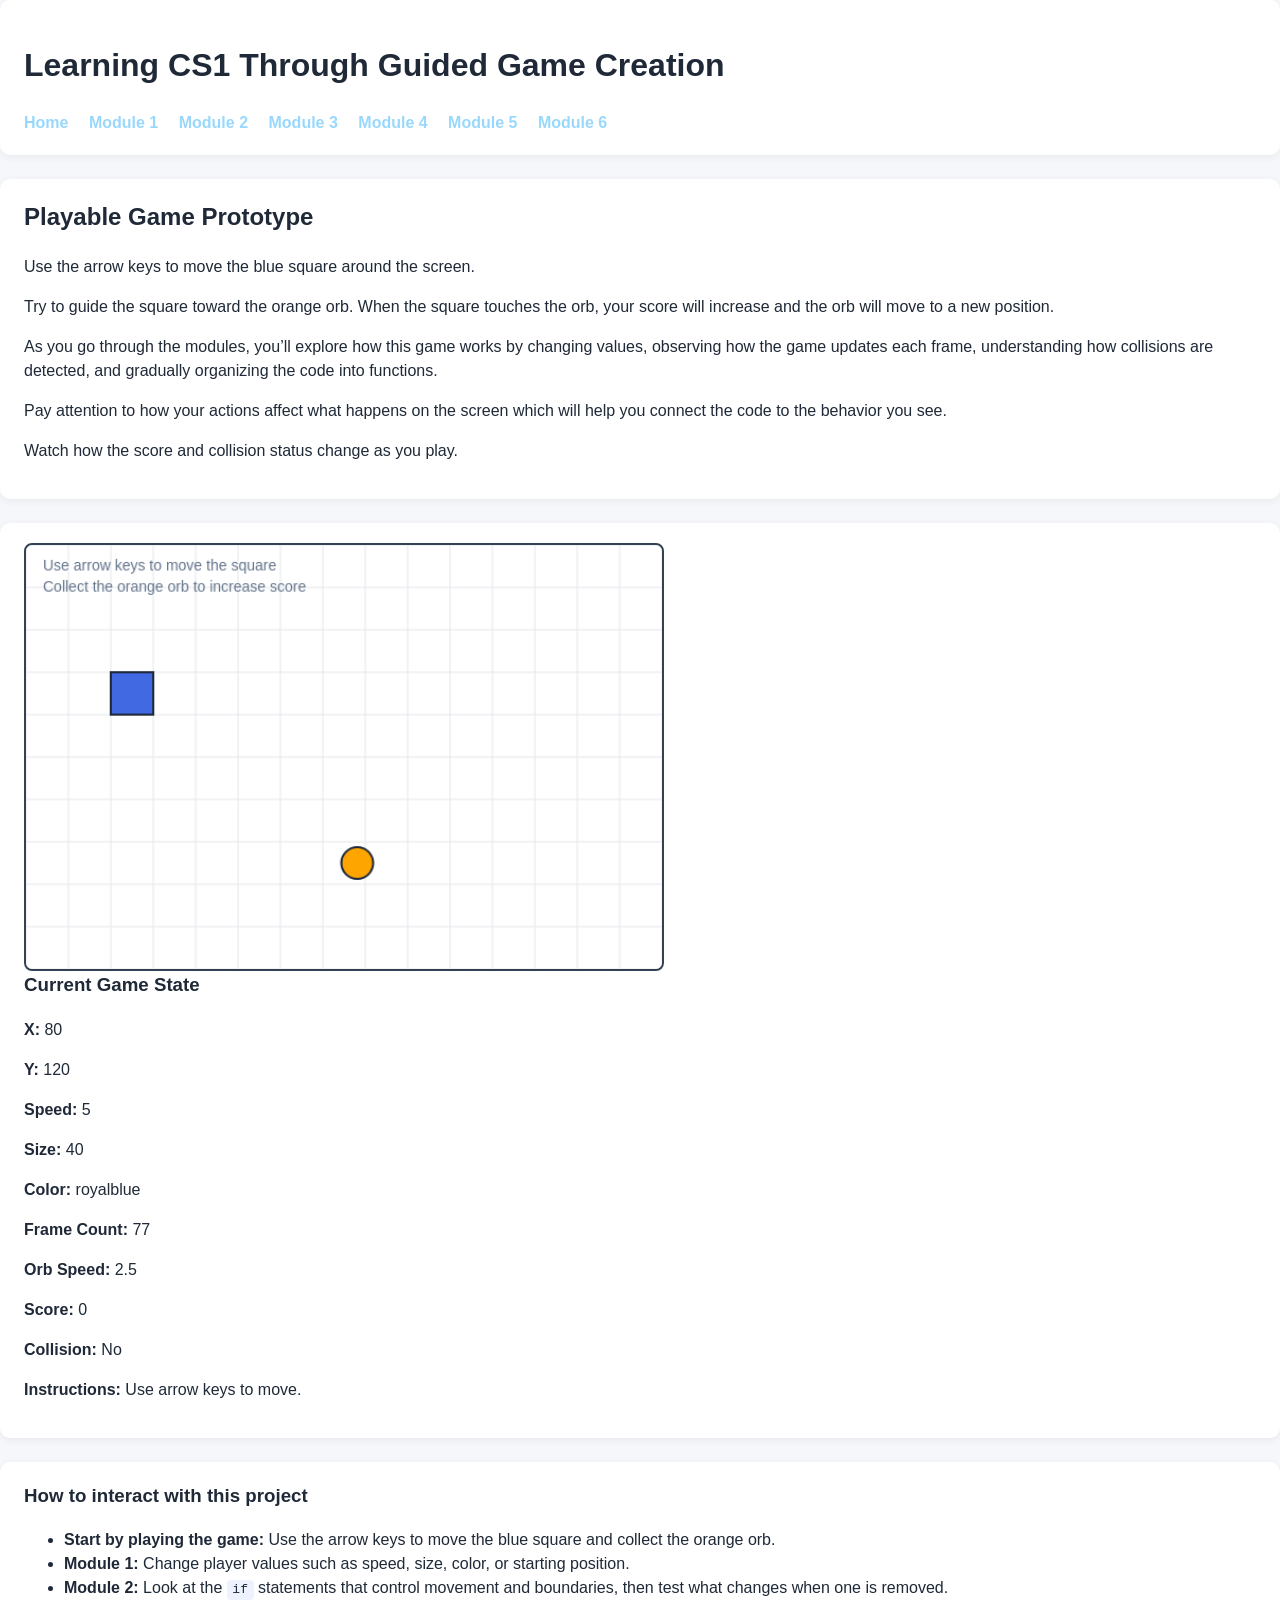
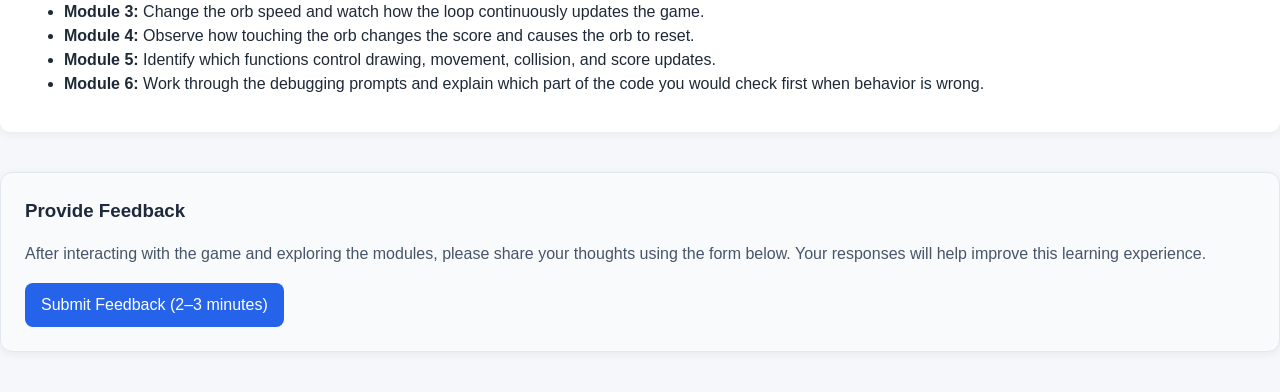
<file: index.html>
<!DOCTYPE html>
<html lang="en">
  <head>
    <meta charset="UTF-8" />
    <meta name="viewport" content="width=device-width, initial-scale=1.0" />
    <title>Learning CS1 Through Guided Game Creation</title>
    <link rel="stylesheet" href="style.css" />
  </head>

  <body>
    <header class="card">
      <h1>Learning CS1 Through Guided Game Creation</h1>
      <nav>
        <a href="index.html">Home</a>
        <a href="modules/module1.html">Module 1</a>
        <a href="modules/module2.html">Module 2</a>
        <a href="modules/module3.html">Module 3</a>
        <a href="modules/module4.html">Module 4</a>
        <a href="modules/module5.html">Module 5</a>
        <a href="modules/module6.html">Module 6</a>
      </nav>
    </header>

    <main>
<section class="card intro">
    <h2>Playable Game Prototype</h2>
    <p>
        Use the arrow keys to move the blue square around the screen.
    </p>
    <p>
        Try to guide the square toward the orange orb. When the square touches the
        orb, your score will increase and the orb will move to a new position.
    </p>
    <p>
        As you go through the modules, you’ll explore how this game works by changing
        values, observing how the game updates each frame, understanding how
        collisions are detected, and gradually organizing the code into functions.
    </p>
    <p>
        Pay attention to how your actions affect what happens on the screen which
        will help you connect the code to the behavior you see.
    </p>
    <p>
        Watch how the score and collision status change as you play.
    </p>
</section>

      <section class="card game-section">
        <canvas id="gameCanvas" width="600" height="400"></canvas>

        <div class="info-panel">
          <h3>Current Game State</h3>
          <p><strong>X:</strong> <span id="xPos">0</span></p>
          <p><strong>Y:</strong> <span id="yPos">0</span></p>
          <p><strong>Speed:</strong> <span id="speedValue">5</span></p>
          <p><strong>Size:</strong> <span id="sizeValue">0</span></p>
          <p><strong>Color:</strong> <span id="colorValue">-</span></p>
          <p><strong>Frame Count:</strong> <span id="frameCount">0</span></p>
          <p><strong>Orb Speed:</strong> <span id="orbSpeedValue">0</span></p>
          <p><strong>Score:</strong> <span id="scoreValue">0</span></p>
          <p><strong>Collision:</strong> <span id="collisionStatus">No</span></p>
          <p><strong>Instructions:</strong> Use arrow keys to move.</p>
        </div>
      </section>

<section class="card try-it">
    <h3>How to interact with this project</h3>
    <ul>
        <li><strong>Start by playing the game:</strong> Use the arrow keys to move the blue square and collect the
            orange orb.</li>
        <li><strong>Module 1:</strong> Change player values such as speed, size, color, or starting position.</li>
        <li><strong>Module 2:</strong> Look at the <code>if</code> statements that control movement and boundaries, then
            test what changes when one is removed.</li>
        <li><strong>Module 3:</strong> Change the orb speed and watch how the loop continuously updates the game.</li>
        <li><strong>Module 4:</strong> Observe how touching the orb changes the score and causes the orb to reset.</li>
        <li><strong>Module 5:</strong> Identify which functions control drawing, movement, collision, and score updates.
        </li>
        <li><strong>Module 6:</strong> Work through the debugging prompts and explain which part of the code you would
            check first when behavior is wrong.</li>
    </ul>
</section>

<section class="card feedback">
    <h3>Provide Feedback</h3>
    <p>
        After interacting with the game and exploring the modules, please share your
        thoughts using the form below. Your responses will help improve this learning
        experience.
    </p>
    <a href="https://docs.google.com/forms/d/e/1FAIpQLSdwY3jHSeV73NTEC26UhTQPUkcJXOttmQyafLyzsGGLRZj5Cg/viewform?usp=sharing&ouid=100008191801205607106"
        target="_blank">
        Submit Feedback (2–3 minutes)
    </a>
</section>
    </main>

    <script src="game.js"></script>
  </body>
</html>
</file>
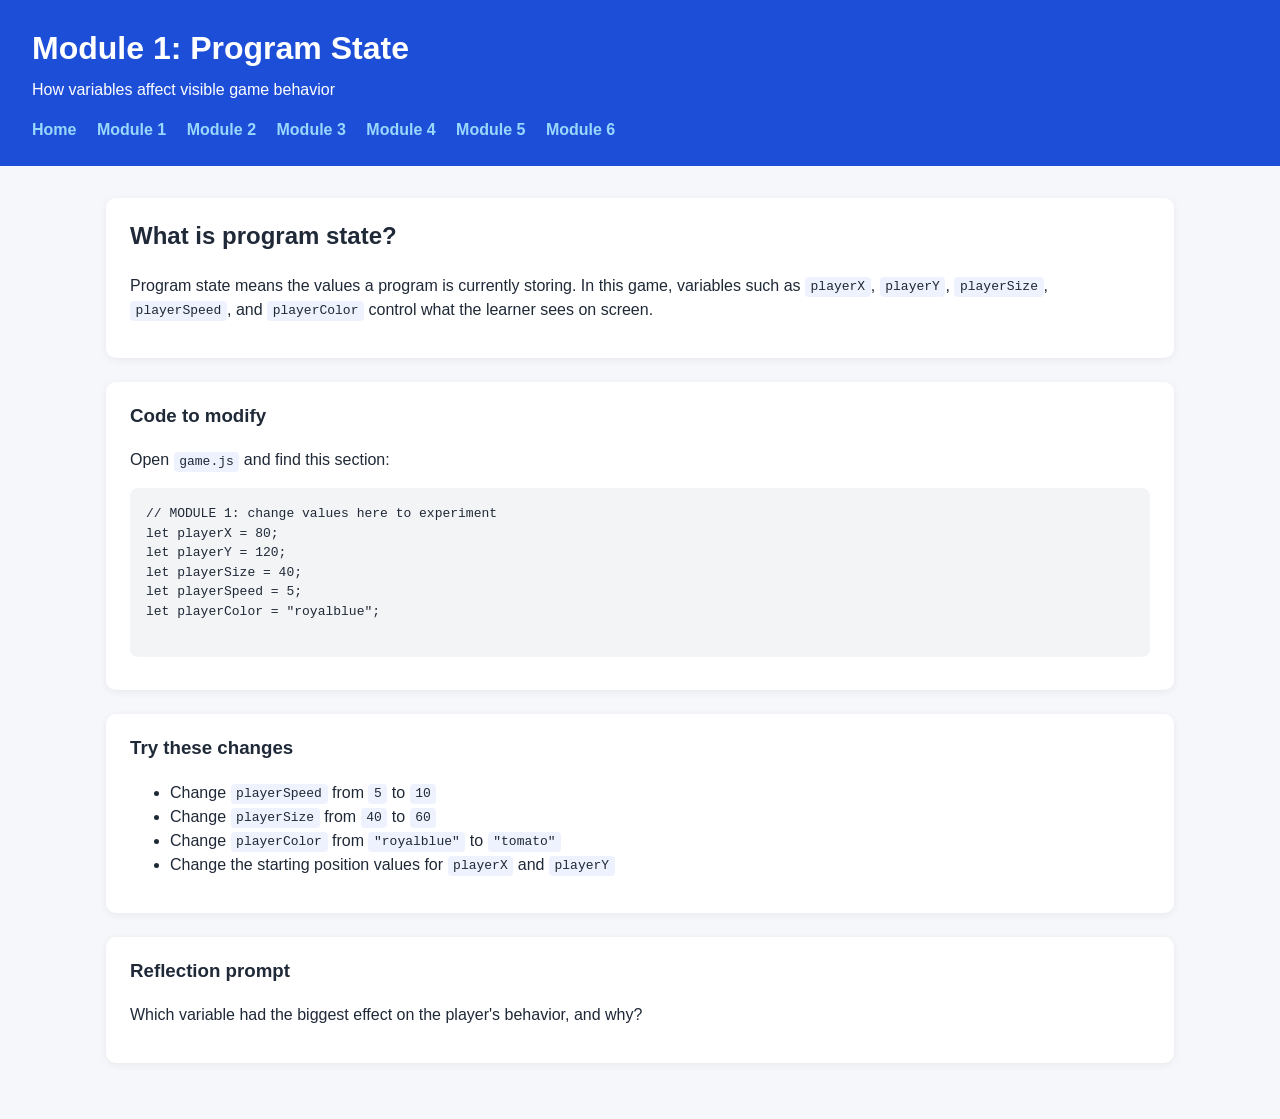
<file: modules/module1.html>
<!DOCTYPE html>
<html lang="en">

<head>
    <meta charset="UTF-8" />
    <meta name="viewport" content="width=device-width, initial-scale=1.0" />
    <title>Module 1 - Program State</title>
    <link rel="stylesheet" href="../style.css" />
</head>

<body>
    <header class="site-header">
        <h1>Module 1: Program State</h1>
        <p class="subtitle">How variables affect visible game behavior</p>
        <nav>
            <a href="../index.html">Home</a>
            <a href="module1.html">Module 1</a>
            <a href="module2.html">Module 2</a>
            <a href="module3.html">Module 3</a>
            <a href="module4.html">Module 4</a>
            <a href="module5.html">Module 5</a>
            <a href="module6.html">Module 6</a>
        </nav>
    </header>

    <main class="container">
        <section class="card">
            <h2>What is program state?</h2>
            <p>
                Program state means the values a program is currently storing.
                In this game, variables such as <code>playerX</code>, <code>playerY</code>,
                <code>playerSize</code>, <code>playerSpeed</code>, and <code>playerColor</code>
                control what the learner sees on screen.
            </p>
        </section>

        <section class="card">
            <h3>Code to modify</h3>
            <p>Open <code>game.js</code> and find this section:</p>
            <pre>
// MODULE 1: change values here to experiment
let playerX = 80;
let playerY = 120;
let playerSize = 40;
let playerSpeed = 5;
let playerColor = "royalblue";
      </pre>
        </section>

        <section class="card">
            <h3>Try these changes</h3>
            <ul>
                <li>Change <code>playerSpeed</code> from <code>5</code> to <code>10</code></li>
                <li>Change <code>playerSize</code> from <code>40</code> to <code>60</code></li>
                <li>Change <code>playerColor</code> from <code>"royalblue"</code> to <code>"tomato"</code></li>
                <li>Change the starting position values for <code>playerX</code> and <code>playerY</code></li>
            </ul>
        </section>

        <section class="card">
            <h3>Reflection prompt</h3>
            <p>
                Which variable had the biggest effect on the player's behavior, and why?
            </p>
        </section>
    </main>
</body>

</html>
</file>
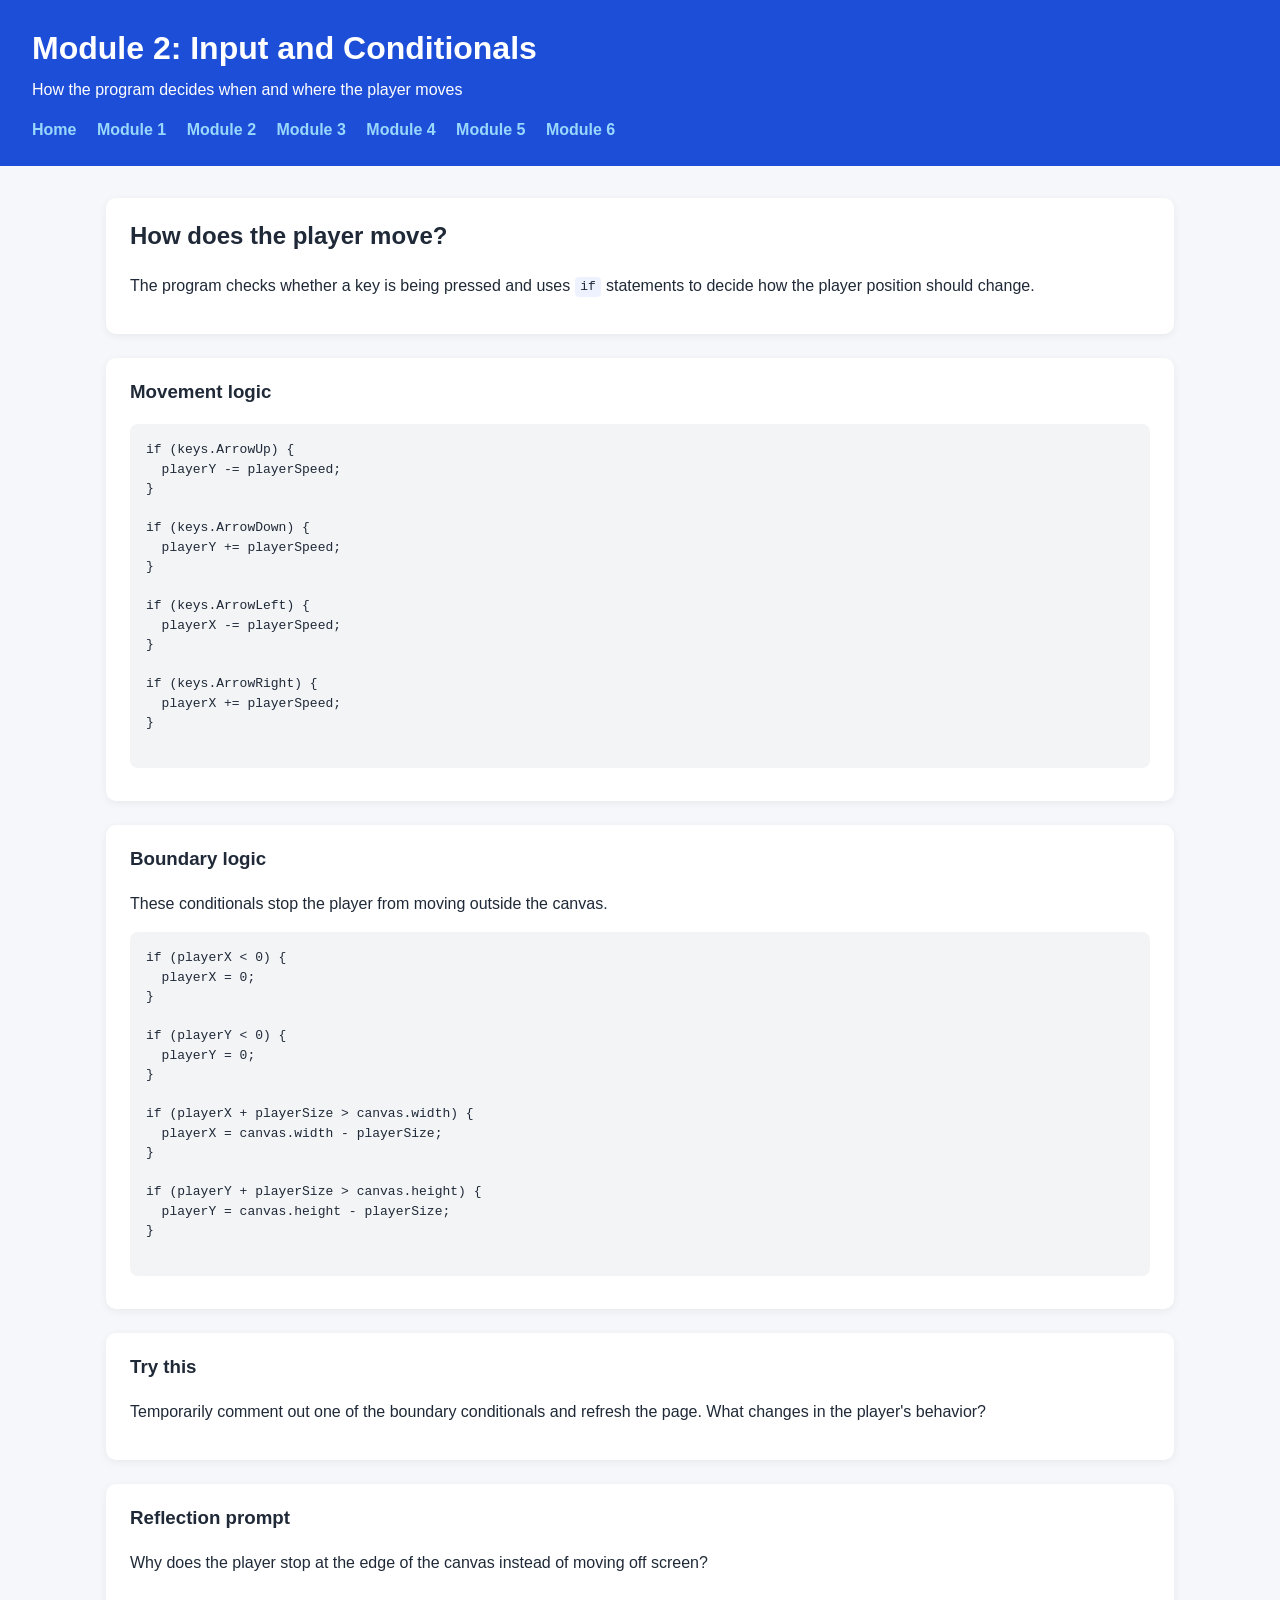
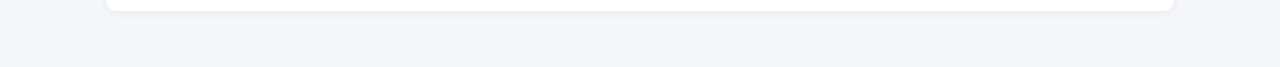
<file: modules/module2.html>
<!DOCTYPE html>
<html lang="en">

<head>
    <meta charset="UTF-8" />
    <meta name="viewport" content="width=device-width, initial-scale=1.0" />
    <title>Module 2 - Input and Conditionals</title>
    <link rel="stylesheet" href="../style.css" />
</head>

<body>
    <header class="site-header">
        <h1>Module 2: Input and Conditionals</h1>
        <p class="subtitle">How the program decides when and where the player moves</p>
        <nav>
            <a href="../index.html">Home</a>
            <a href="module1.html">Module 1</a>
            <a href="module2.html">Module 2</a>
            <a href="module3.html">Module 3</a>
            <a href="module4.html">Module 4</a>
            <a href="module5.html">Module 5</a>
            <a href="module6.html">Module 6</a>
        </nav>
    </header>

    <main class="container">
        <section class="card">
            <h2>How does the player move?</h2>
            <p>
                The program checks whether a key is being pressed and uses
                <code>if</code> statements to decide how the player position should change.
            </p>
        </section>

        <section class="card">
            <h3>Movement logic</h3>
            <pre>
if (keys.ArrowUp) {
  playerY -= playerSpeed;
}

if (keys.ArrowDown) {
  playerY += playerSpeed;
}

if (keys.ArrowLeft) {
  playerX -= playerSpeed;
}

if (keys.ArrowRight) {
  playerX += playerSpeed;
}
      </pre>
        </section>

        <section class="card">
            <h3>Boundary logic</h3>
            <p>
                These conditionals stop the player from moving outside the canvas.
            </p>
            <pre>
if (playerX < 0) {
  playerX = 0;
}

if (playerY < 0) {
  playerY = 0;
}

if (playerX + playerSize > canvas.width) {
  playerX = canvas.width - playerSize;
}

if (playerY + playerSize > canvas.height) {
  playerY = canvas.height - playerSize;
}
      </pre>
        </section>

        <section class="card">
            <h3>Try this</h3>
            <p>
                Temporarily comment out one of the boundary conditionals and refresh the page.
                What changes in the player's behavior?
            </p>
        </section>

        <section class="card">
            <h3>Reflection prompt</h3>
            <p>
                Why does the player stop at the edge of the canvas instead of moving off screen?
            </p>
        </section>
    </main>
</body>

</html>
</file>
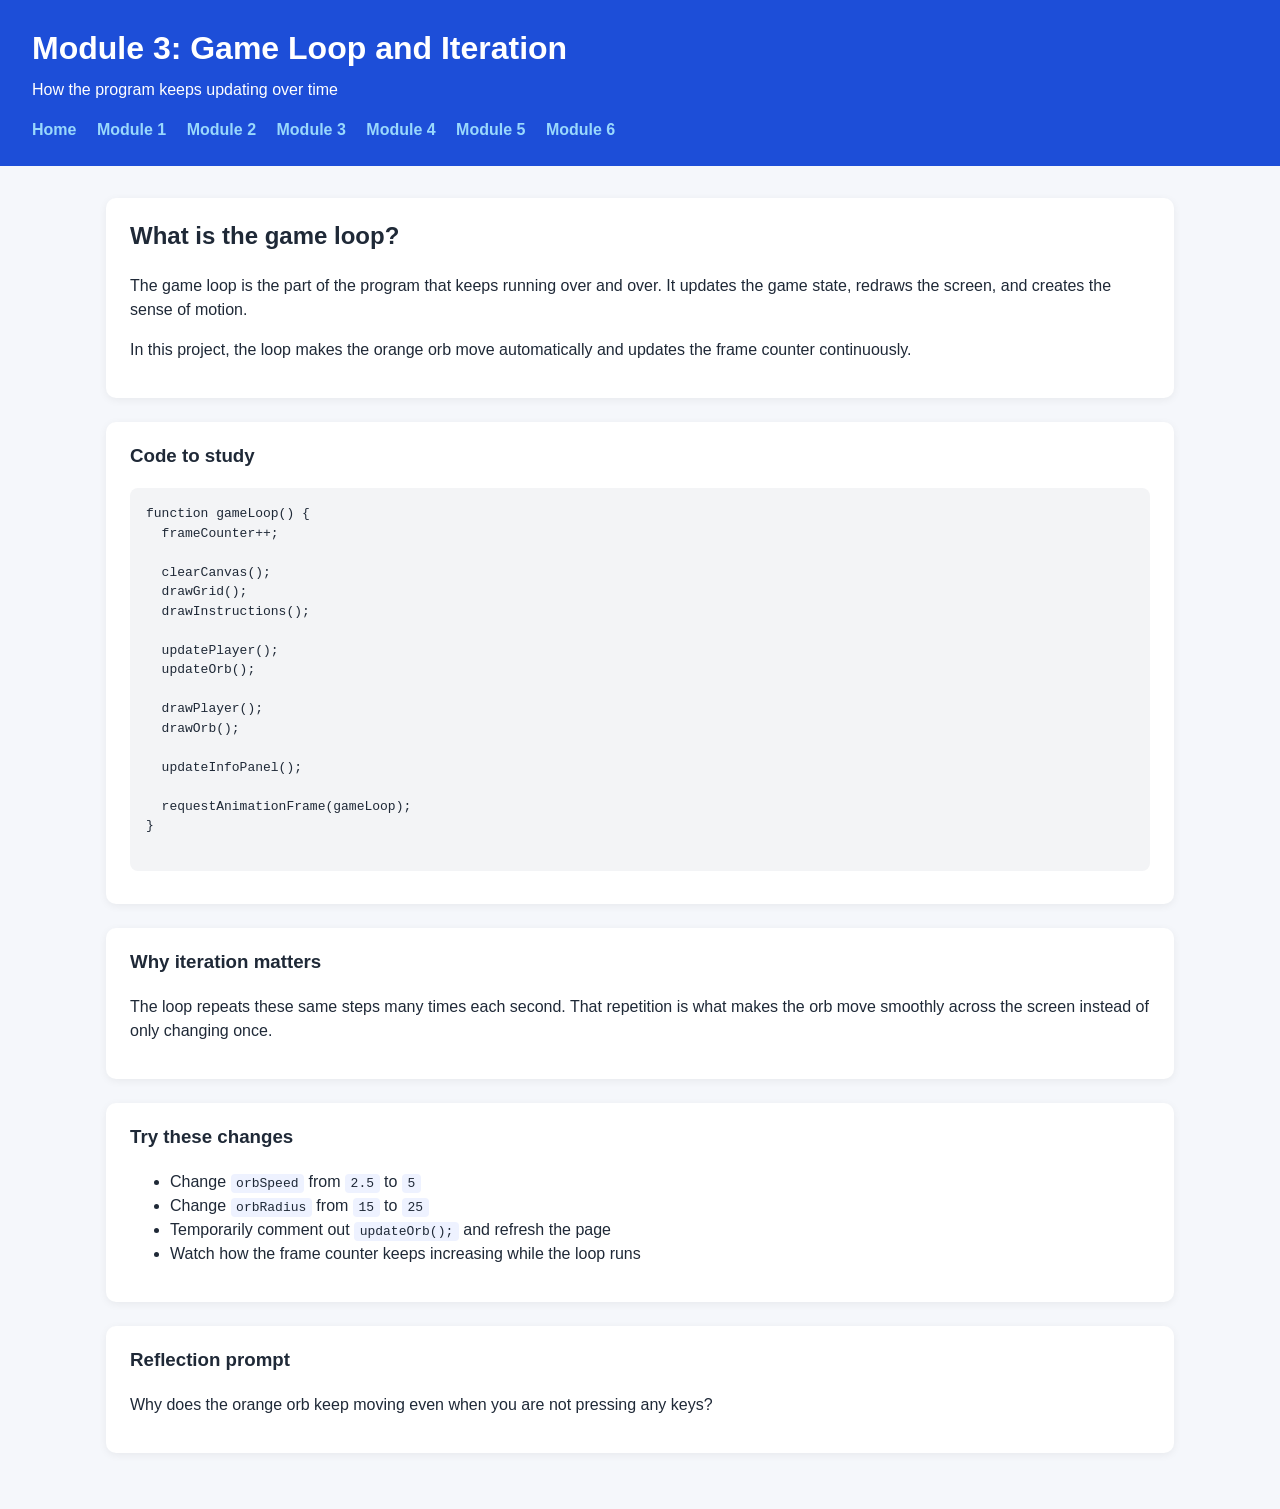
<file: modules/module3.html>
<!DOCTYPE html>
<html lang="en">

<head>
    <meta charset="UTF-8" />
    <meta name="viewport" content="width=device-width, initial-scale=1.0" />
    <title>Module 3 - Game Loop and Iteration</title>
    <link rel="stylesheet" href="../style.css" />
</head>

<body>
    <header class="site-header">
        <h1>Module 3: Game Loop and Iteration</h1>
        <p class="subtitle">How the program keeps updating over time</p>
        <nav>
            <a href="../index.html">Home</a>
            <a href="module1.html">Module 1</a>
            <a href="module2.html">Module 2</a>
            <a href="module3.html">Module 3</a>
            <a href="module4.html">Module 4</a>
            <a href="module5.html">Module 5</a>
            <a href="module6.html">Module 6</a>
        </nav>
    </header>

    <main class="container">
        <section class="card">
            <h2>What is the game loop?</h2>
            <p>
                The game loop is the part of the program that keeps running over and over.
                It updates the game state, redraws the screen, and creates the sense of motion.
            </p>
            <p>
                In this project, the loop makes the orange orb move automatically and updates
                the frame counter continuously.
            </p>
        </section>

        <section class="card">
            <h3>Code to study</h3>
            <pre>
function gameLoop() {
  frameCounter++;

  clearCanvas();
  drawGrid();
  drawInstructions();

  updatePlayer();
  updateOrb();

  drawPlayer();
  drawOrb();

  updateInfoPanel();

  requestAnimationFrame(gameLoop);
}
      </pre>
        </section>

        <section class="card">
            <h3>Why iteration matters</h3>
            <p>
                The loop repeats these same steps many times each second. That repetition
                is what makes the orb move smoothly across the screen instead of only changing once.
            </p>
        </section>

        <section class="card">
            <h3>Try these changes</h3>
            <ul>
                <li>Change <code>orbSpeed</code> from <code>2.5</code> to <code>5</code></li>
                <li>Change <code>orbRadius</code> from <code>15</code> to <code>25</code></li>
                <li>Temporarily comment out <code>updateOrb();</code> and refresh the page</li>
                <li>Watch how the frame counter keeps increasing while the loop runs</li>
            </ul>
        </section>

        <section class="card">
            <h3>Reflection prompt</h3>
            <p>
                Why does the orange orb keep moving even when you are not pressing any keys?
            </p>
        </section>
    </main>
</body>

</html>
</file>
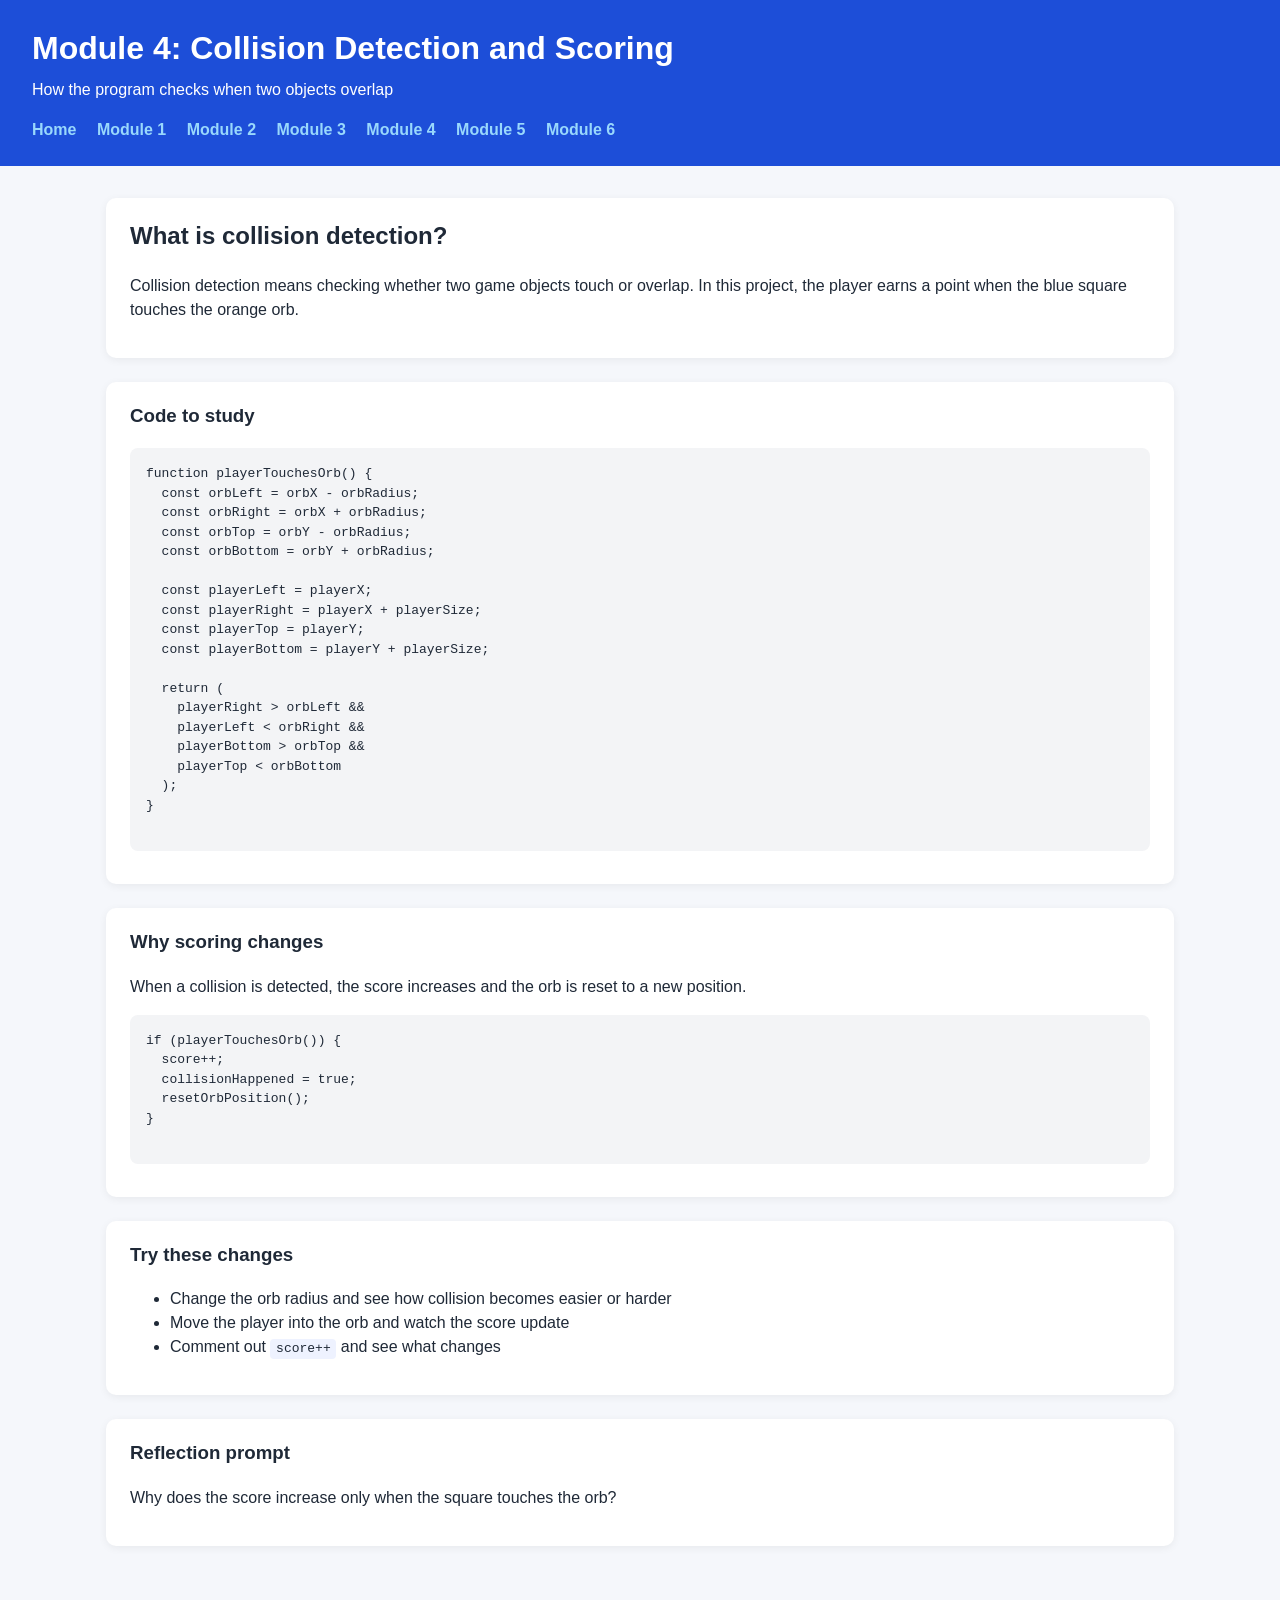
<file: modules/module4.html>
<!DOCTYPE html>
<html lang="en">

<head>
    <meta charset="UTF-8" />
    <meta name="viewport" content="width=device-width, initial-scale=1.0" />
    <title>Module 4 - Collision and Scoring</title>
    <link rel="stylesheet" href="../style.css" />
</head>

<body>
    <header class="site-header">
        <h1>Module 4: Collision Detection and Scoring</h1>
        <p class="subtitle">How the program checks when two objects overlap</p>
        <nav>
            <a href="../index.html">Home</a>
            <a href="module1.html">Module 1</a>
            <a href="module2.html">Module 2</a>
            <a href="module3.html">Module 3</a>
            <a href="module4.html">Module 4</a>
            <a href="module5.html">Module 5</a>
            <a href="module6.html">Module 6</a>
        </nav>
    </header>

    <main class="container">
        <section class="card">
            <h2>What is collision detection?</h2>
            <p>
                Collision detection means checking whether two game objects touch or overlap.
                In this project, the player earns a point when the blue square touches the orange orb.
            </p>
        </section>

        <section class="card">
            <h3>Code to study</h3>
            <pre>
function playerTouchesOrb() {
  const orbLeft = orbX - orbRadius;
  const orbRight = orbX + orbRadius;
  const orbTop = orbY - orbRadius;
  const orbBottom = orbY + orbRadius;

  const playerLeft = playerX;
  const playerRight = playerX + playerSize;
  const playerTop = playerY;
  const playerBottom = playerY + playerSize;

  return (
    playerRight > orbLeft &&
    playerLeft < orbRight &&
    playerBottom > orbTop &&
    playerTop < orbBottom
  );
}
      </pre>
        </section>

        <section class="card">
            <h3>Why scoring changes</h3>
            <p>
                When a collision is detected, the score increases and the orb is reset to a new position.
            </p>
            <pre>
if (playerTouchesOrb()) {
  score++;
  collisionHappened = true;
  resetOrbPosition();
}
      </pre>
        </section>

        <section class="card">
            <h3>Try these changes</h3>
            <ul>
                <li>Change the orb radius and see how collision becomes easier or harder</li>
                <li>Move the player into the orb and watch the score update</li>
                <li>Comment out <code>score++</code> and see what changes</li>
            </ul>
        </section>

        <section class="card">
            <h3>Reflection prompt</h3>
            <p>
                Why does the score increase only when the square touches the orb?
            </p>
        </section>
    </main>
</body>

</html>
</file>
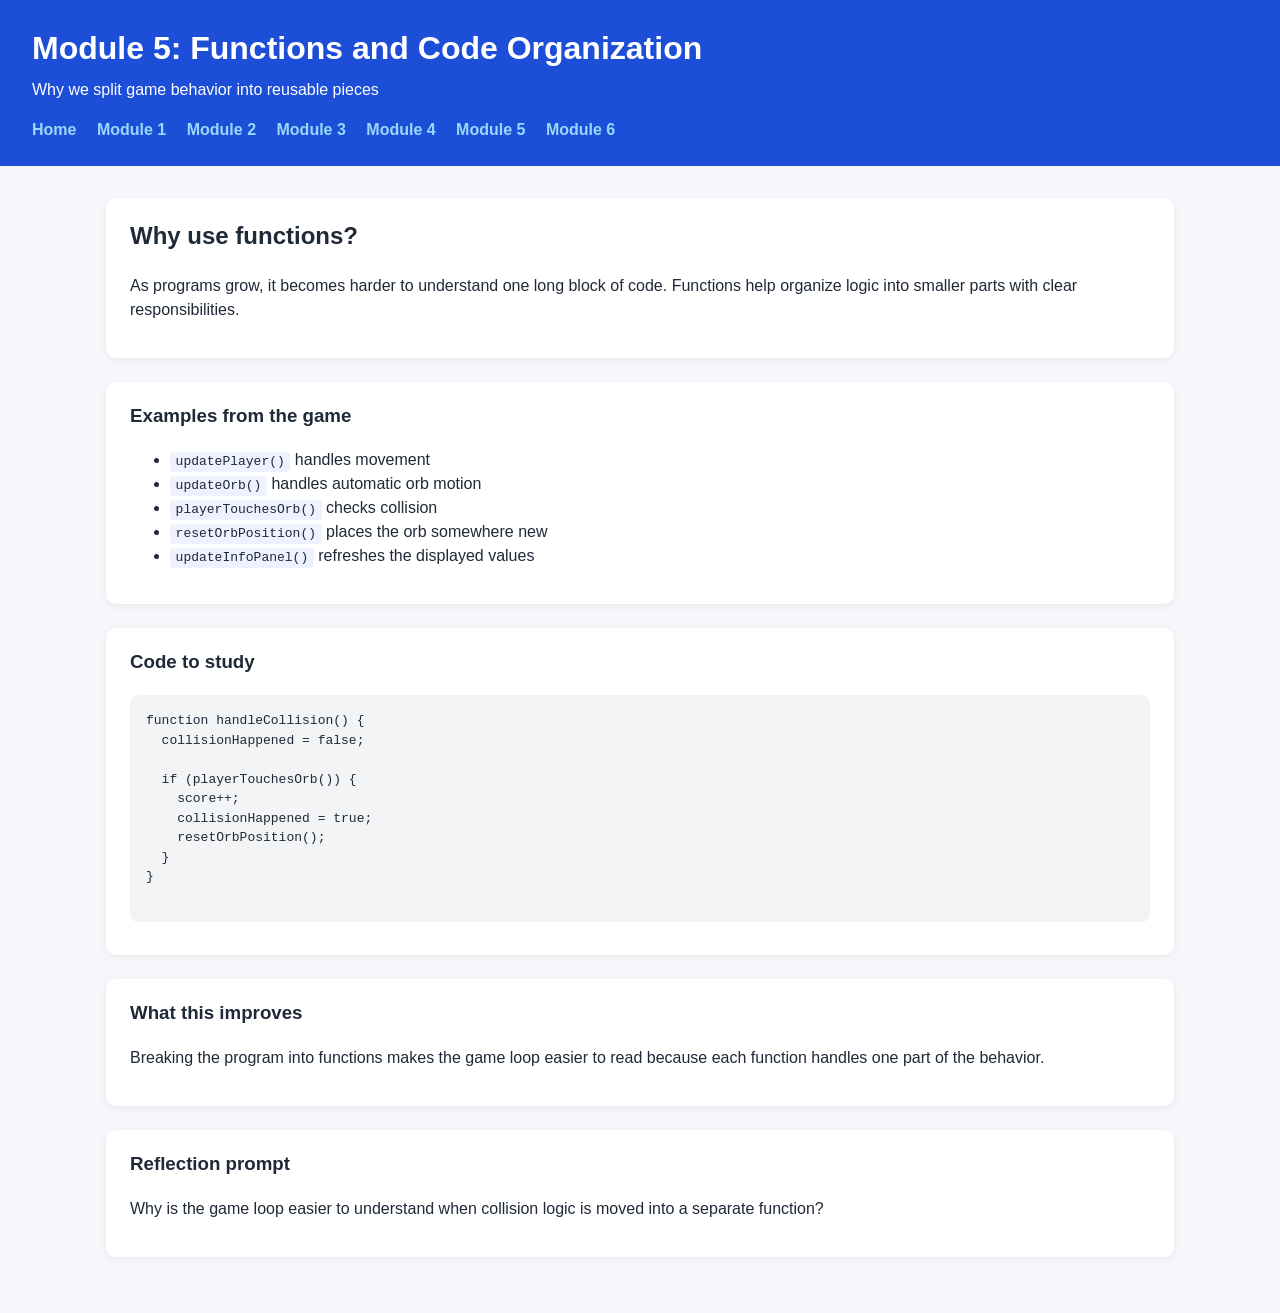
<file: modules/module5.html>
<!DOCTYPE html>
<html lang="en">

<head>
    <meta charset="UTF-8" />
    <meta name="viewport" content="width=device-width, initial-scale=1.0" />
    <title>Module 5 - Functions</title>
    <link rel="stylesheet" href="../style.css" />
</head>

<body>
    <header class="site-header">
        <h1>Module 5: Functions and Code Organization</h1>
        <p class="subtitle">Why we split game behavior into reusable pieces</p>
        <nav>
            <a href="../index.html">Home</a>
            <a href="module1.html">Module 1</a>
            <a href="module2.html">Module 2</a>
            <a href="module3.html">Module 3</a>
            <a href="module4.html">Module 4</a>
            <a href="module5.html">Module 5</a>
            <a href="module6.html">Module 6</a>
        </nav>
    </header>

    <main class="container">
        <section class="card">
            <h2>Why use functions?</h2>
            <p>
                As programs grow, it becomes harder to understand one long block of code.
                Functions help organize logic into smaller parts with clear responsibilities.
            </p>
        </section>

        <section class="card">
            <h3>Examples from the game</h3>
            <ul>
                <li><code>updatePlayer()</code> handles movement</li>
                <li><code>updateOrb()</code> handles automatic orb motion</li>
                <li><code>playerTouchesOrb()</code> checks collision</li>
                <li><code>resetOrbPosition()</code> places the orb somewhere new</li>
                <li><code>updateInfoPanel()</code> refreshes the displayed values</li>
            </ul>
        </section>

        <section class="card">
            <h3>Code to study</h3>
            <pre>
function handleCollision() {
  collisionHappened = false;

  if (playerTouchesOrb()) {
    score++;
    collisionHappened = true;
    resetOrbPosition();
  }
}
      </pre>
        </section>

        <section class="card">
            <h3>What this improves</h3>
            <p>
                Breaking the program into functions makes the game loop easier to read because
                each function handles one part of the behavior.
            </p>
        </section>

        <section class="card">
            <h3>Reflection prompt</h3>
            <p>
                Why is the game loop easier to understand when collision logic is moved into a separate function?
            </p>
        </section>
    </main>
</body>

</html>
</file>
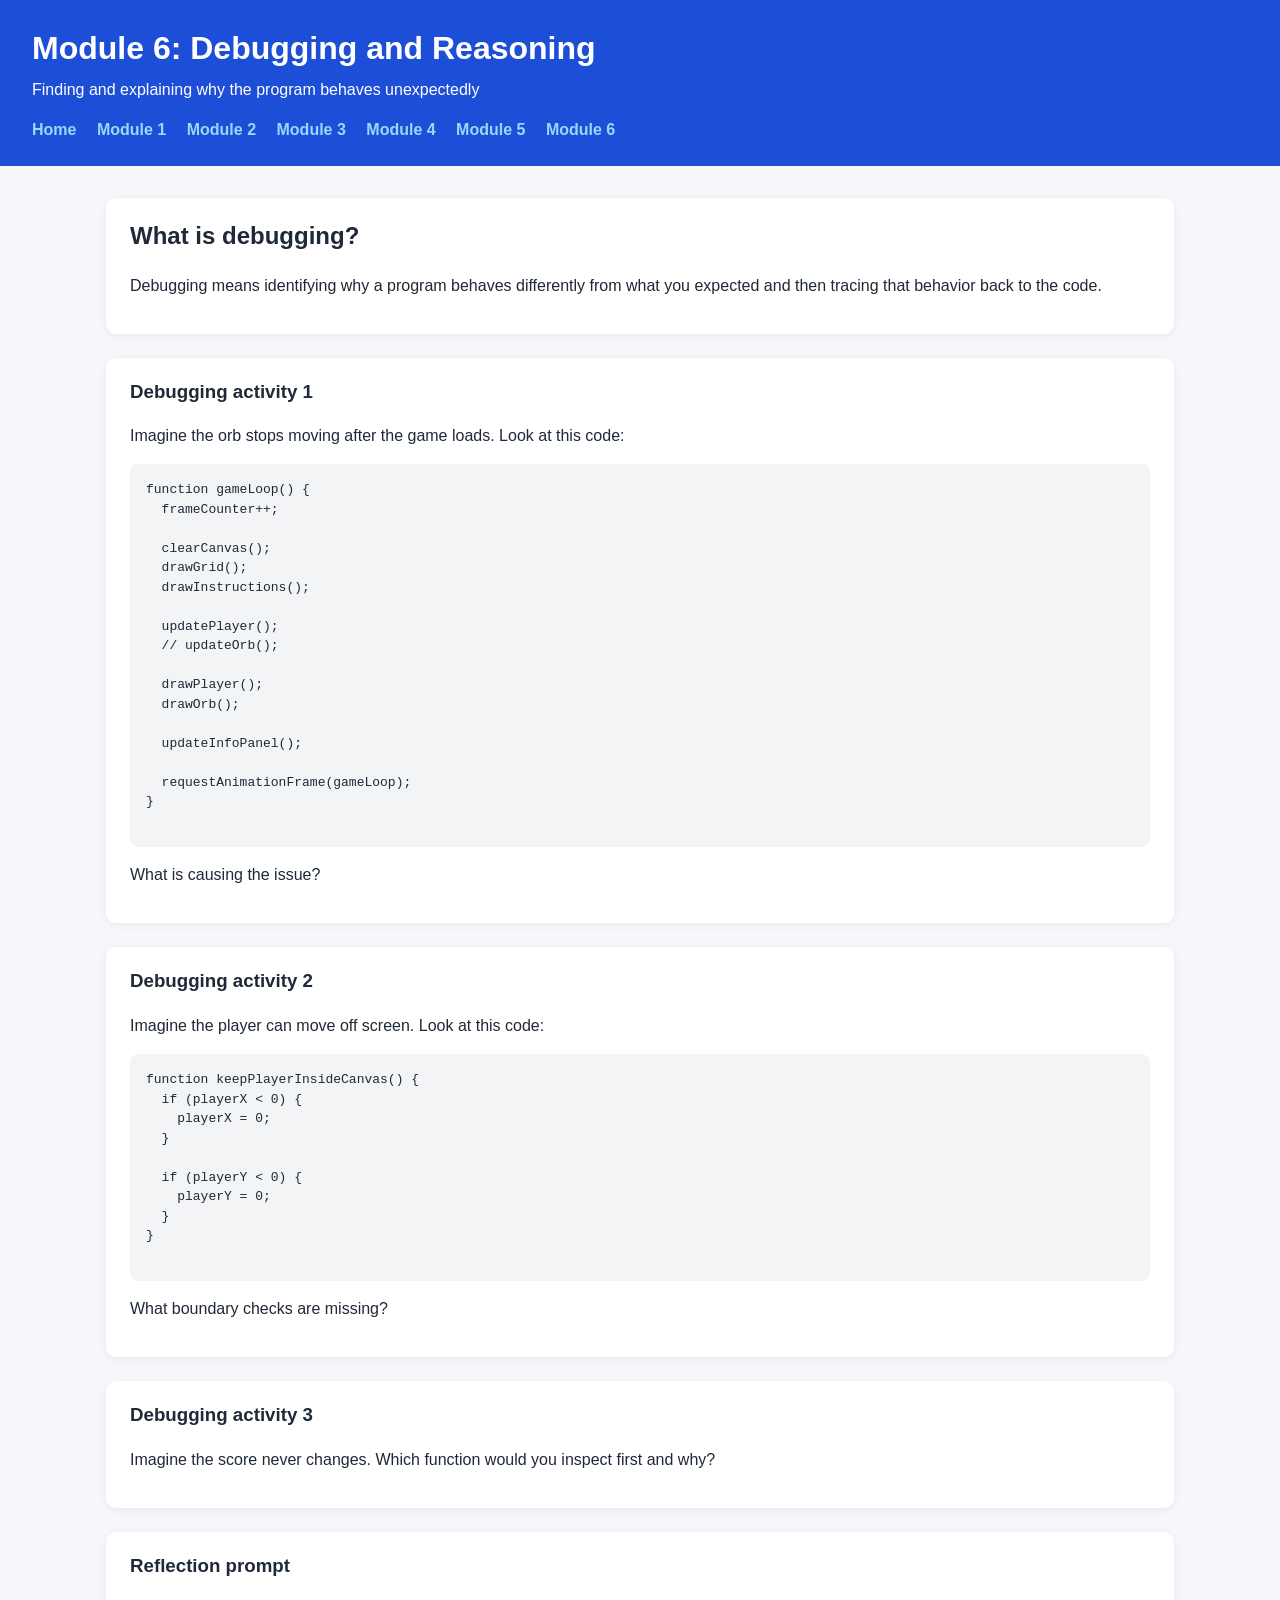
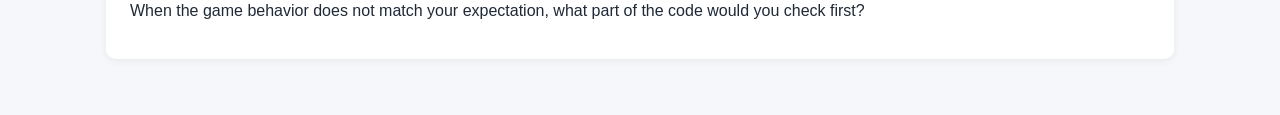
<file: modules/module6.html>
<!DOCTYPE html>
<html lang="en">

<head>
    <meta charset="UTF-8" />
    <meta name="viewport" content="width=device-width, initial-scale=1.0" />
    <title>Module 6 - Debugging</title>
    <link rel="stylesheet" href="../style.css" />
</head>

<body>
    <header class="site-header">
        <h1>Module 6: Debugging and Reasoning</h1>
        <p class="subtitle">Finding and explaining why the program behaves unexpectedly</p>
        <nav>
            <a href="../index.html">Home</a>
            <a href="module1.html">Module 1</a>
            <a href="module2.html">Module 2</a>
            <a href="module3.html">Module 3</a>
            <a href="module4.html">Module 4</a>
            <a href="module5.html">Module 5</a>
            <a href="module6.html">Module 6</a>
        </nav>
    </header>

    <main class="container">
        <section class="card">
            <h2>What is debugging?</h2>
            <p>
                Debugging means identifying why a program behaves differently from what you expected
                and then tracing that behavior back to the code.
            </p>
        </section>

        <section class="card">
            <h3>Debugging activity 1</h3>
            <p>
                Imagine the orb stops moving after the game loads. Look at this code:
            </p>
            <pre>
function gameLoop() {
  frameCounter++;

  clearCanvas();
  drawGrid();
  drawInstructions();

  updatePlayer();
  // updateOrb();

  drawPlayer();
  drawOrb();

  updateInfoPanel();

  requestAnimationFrame(gameLoop);
}
      </pre>
            <p>
                What is causing the issue?
            </p>
        </section>

        <section class="card">
            <h3>Debugging activity 2</h3>
            <p>
                Imagine the player can move off screen. Look at this code:
            </p>
            <pre>
function keepPlayerInsideCanvas() {
  if (playerX < 0) {
    playerX = 0;
  }

  if (playerY < 0) {
    playerY = 0;
  }
}
      </pre>
            <p>
                What boundary checks are missing?
            </p>
        </section>

        <section class="card">
            <h3>Debugging activity 3</h3>
            <p>
                Imagine the score never changes. Which function would you inspect first and why?
            </p>
        </section>

        <section class="card">
            <h3>Reflection prompt</h3>
            <p>
                When the game behavior does not match your expectation, what part of the code would you check first?
            </p>
        </section>
    </main>
</body>

</html>
</file>
<file: style.css>
* {
    box-sizing: border-box;
}

body {
    margin: 0;
    font-family: Arial, sans-serif;
    background: #f5f7fb;
    color: #1f2937;
    line-height: 1.5;
}

.site-header {
    background: #1d4ed8;
    color: white;
    padding: 1.5rem 2rem;
}

.site-header h1 {
    margin: 0;
    font-size: 2rem;
}

.subtitle {
    margin: 0.35rem 0 1rem 0;
}

nav a {
    color: rgb(153, 216, 252);
    text-decoration: none;
    margin-right: 1rem;
    font-weight: 600;
}

nav a:hover {
    text-decoration: underline;
}

.container {
    max-width: 1100px;
    margin: 0 auto;
    padding: 2rem 1rem;
}

.card {
    background: white;
    border-radius: 10px;
    padding: 1.25rem 1.5rem;
    margin-bottom: 1.5rem;
    box-shadow: 0 2px 8px rgba(0, 0, 0, 0.06);
}

.game-layout {
    display: flex;
    gap: 1.5rem;
    align-items: flex-start;
    flex-wrap: wrap;
}

.canvas-card {
    flex: 2;
    min-width: 320px;
}

.info-panel {
    flex: 1;
    min-width: 260px;
}

canvas {
    display: block;
    width: 100%;
    max-width: 640px;
    background: white;
    border: 2px solid #334155;
    border-radius: 8px;
}

h2,
h3 {
    margin-top: 0;
}

pre {
    background: #f3f4f6;
    padding: 1rem;
    border-radius: 8px;
    overflow-x: auto;
}

code {
    background: #eef2ff;
    padding: 0.15rem 0.35rem;
    border-radius: 4px;
}

hr {
    border: none;
    border-top: 1px solid #d1d5db;
    margin: 1rem 0;
}

.feedback {
    margin: 40px 0;
    padding: 24px;
    border-radius: 12px;
    background-color: #f8fafc;
    border: 1px solid #e2e8f0;
}

.feedback h3 {
    margin-bottom: 12px;
    color: #1e293b;
}

.feedback p {
    margin-bottom: 16px;
    color: #475569;
    line-height: 1.6;
}

.feedback a {
    display: inline-block;
    padding: 10px 16px;
    background-color: #2563eb;
    color: white;
    text-decoration: none;
    border-radius: 8px;
    font-weight: 500;
    transition: background-color 0.2s ease;
}

.feedback a:hover {
    background-color: #1d4ed8;
}
</file>
